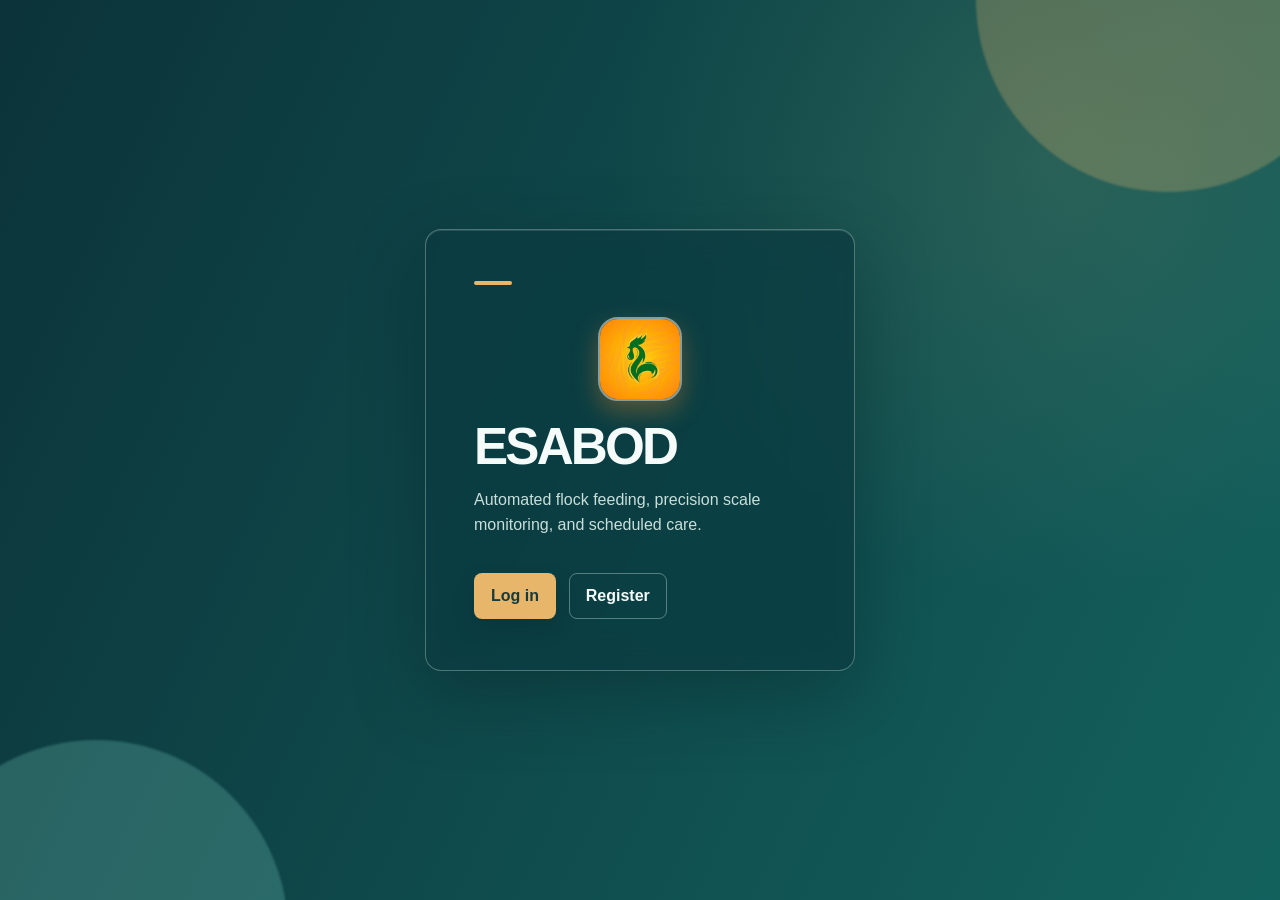
<file: index.html>
<!-- index.html -->
<!doctype html>
<html lang="en">
<head>
  <meta charset="UTF-8" />
  <meta name="viewport" content="width=device-width, initial-scale=1.0" />
  <title>ESABOD</title>
  <link rel="icon" type="image/jpeg" href="LOGO.jpg" />
  <link rel="apple-touch-icon" href="LOGO.jpg" />
  <link rel="stylesheet" href="style.css" />
  <link rel="manifest" href="manifest.webmanifest" />
  <meta name="theme-color" content="#695bd5" />
  <script type="module" src="app.js"></script>
</head>
<body>
  <div class="landing">
    <div class="landing-card">
      <img class="landing-logo-img" src="LOGO.jpg" alt="ESABOD logo" />
      <h1>ESABOD</h1>
      <p class="tagline">Automated flock feeding, precision scale monitoring, and scheduled care.</p>
      <div class="landing-actions">
        <a href="login.html" class="btn btn-primary">Log in</a>
        <a href="register.html" class="btn btn-secondary">Register</a>
      </div>
    </div>
  </div>
</body>
</html>
</file>
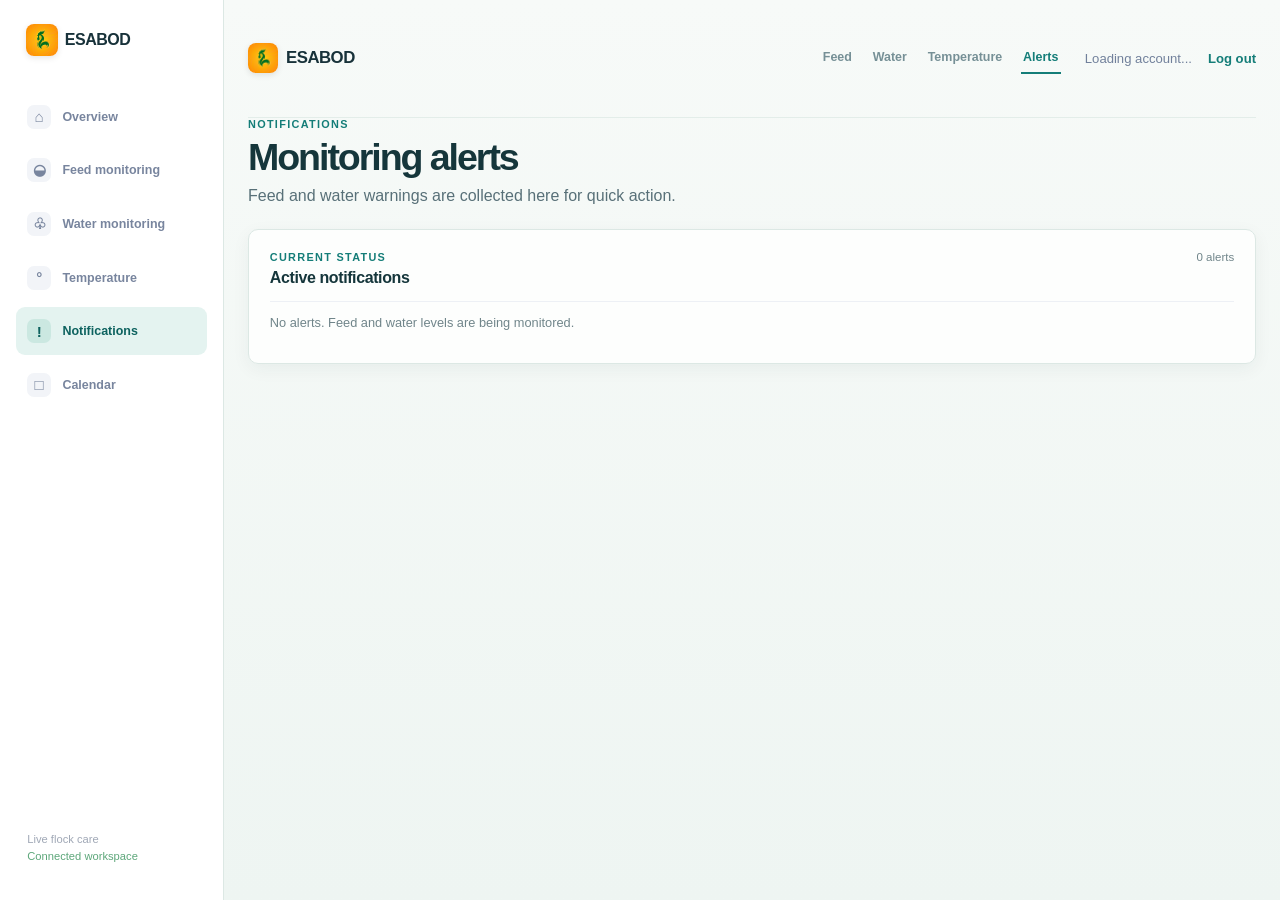
<file: alerts.html>
<!doctype html>
<html lang="en">
<head><meta charset="UTF-8" /><meta name="viewport" content="width=device-width, initial-scale=1.0" /><title>Alerts - ESABOD</title><link rel="icon" type="image/jpeg" href="LOGO.jpg" /><link rel="apple-touch-icon" href="LOGO.jpg" /><link rel="stylesheet" href="style.css" /><link rel="manifest" href="manifest.webmanifest" /><meta name="theme-color" content="#695bd5" /><script type="module" src="app.js"></script></head>
<body class="dashboard-body monitor-page" data-page="alerts">
  <main class="dashboard-shell"><header class="dashboard-header"><a class="brand" href="dashboard.html"><img class="brand-logo-img" src="LOGO.jpg" alt="ESABOD" /> ESABOD</a><nav class="dashboard-nav" aria-label="Monitoring pages"><a href="feed.html">Feed</a><a href="water.html">Water</a><a href="temperature.html">Temperature</a><a class="active" href="alerts.html">Alerts</a></nav><div class="user-area"><span id="userEmail">Loading account...</span><button class="text-button" id="logoutBtn">Log out</button></div></header>
    <section class="dashboard-intro"><div><p class="eyebrow">NOTIFICATIONS</p><h1>Monitoring alerts</h1><p class="dashboard-subtitle">Feed and water warnings are collected here for quick action.</p></div></section>
    <section class="panel alert-panel"><div class="panel-heading"><div><p class="eyebrow">CURRENT STATUS</p><h2>Active notifications</h2></div><span class="alert-count" id="alertCount">0 alerts</span></div><div class="alert-list" id="alertList"><p class="empty-state">No alerts. Feed and water levels are being monitored.</p></div></section>
  </main><div class="toast" id="toast" role="status"></div><script type="module" src="monitor.js"></script>
</body></html>
</file>
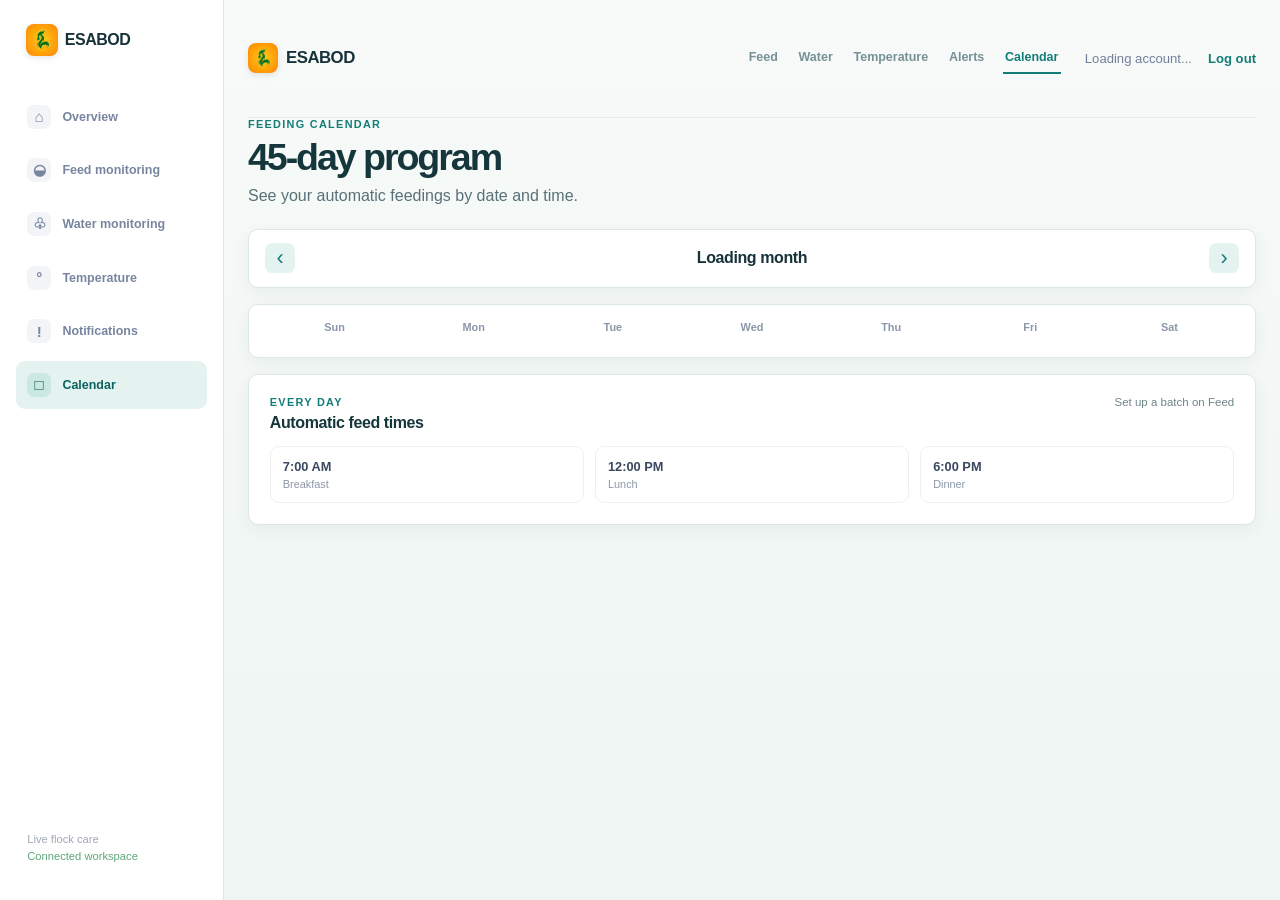
<file: calendar.html>
<!doctype html>
<html lang="en">
<head><meta charset="UTF-8" /><meta name="viewport" content="width=device-width, initial-scale=1.0" /><title>Calendar - ESABOD</title><link rel="icon" type="image/jpeg" href="LOGO.jpg" /><link rel="apple-touch-icon" href="LOGO.jpg" /><link rel="stylesheet" href="style.css" /><link rel="manifest" href="manifest.webmanifest" /><meta name="theme-color" content="#695bd5" /><script type="module" src="app.js"></script></head>
<body class="dashboard-body monitor-page" data-page="calendar">
  <main class="dashboard-shell"><header class="dashboard-header"><a class="brand" href="dashboard.html"><img class="brand-logo-img" src="LOGO.jpg" alt="ESABOD" /> ESABOD</a><nav class="dashboard-nav" aria-label="Monitoring pages"><a href="feed.html">Feed</a><a href="water.html">Water</a><a href="temperature.html">Temperature</a><a href="alerts.html">Alerts</a><a class="active" href="calendar.html">Calendar</a></nav><div class="user-area"><span id="userEmail">Loading account...</span><button class="text-button" id="logoutBtn">Log out</button></div></header>
    <section class="dashboard-intro"><div><p class="eyebrow">FEEDING CALENDAR</p><h1>45-day program</h1><p class="dashboard-subtitle">See your automatic feedings by date and time.</p></div></section>
    <section class="calendar-toolbar panel"><button class="calendar-arrow" id="previousMonth" aria-label="Previous month">‹</button><h2 id="calendarMonth">Loading month</h2><button class="calendar-arrow" id="nextMonth" aria-label="Next month">›</button></section>
    <section class="panel calendar-panel"><div class="calendar-weekdays"><span>Sun</span><span>Mon</span><span>Tue</span><span>Wed</span><span>Thu</span><span>Fri</span><span>Sat</span></div><div class="calendar-grid" id="calendarGrid"></div></section>
    <section class="panel feed-times-panel"><div class="panel-heading"><div><p class="eyebrow">EVERY DAY</p><h2>Automatic feed times</h2></div><span class="plan-total" id="calendarBatch">Set up a batch on Feed</span></div><div class="calendar-feed-times"><span>7:00 AM <small>Breakfast</small></span><span>12:00 PM <small>Lunch</small></span><span>6:00 PM <small>Dinner</small></span></div></section>
  </main><div class="toast" id="toast" role="status"></div><script type="module" src="monitor.js"></script>
</body></html>
</file>
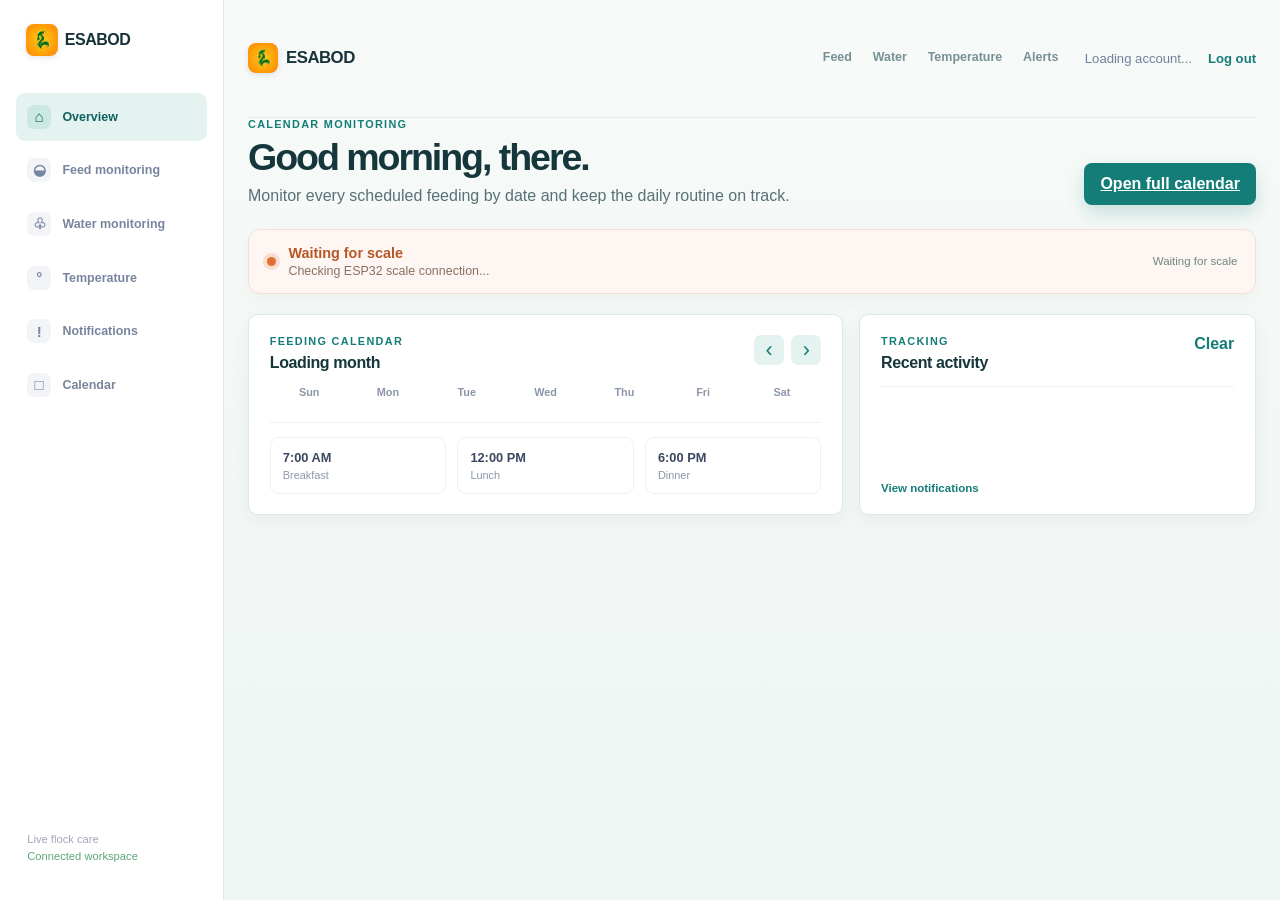
<file: dashboard.html>
<!doctype html>
<html lang="en">
<head>
  <meta charset="UTF-8" />
  <meta name="viewport" content="width=device-width, initial-scale=1.0" />
  <title>Dashboard - ESABOD</title>
  <link rel="icon" type="image/jpeg" href="LOGO.jpg" />
  <link rel="apple-touch-icon" href="LOGO.jpg" />
  <link rel="stylesheet" href="style.css" />
  <link rel="manifest" href="manifest.webmanifest" />
  <meta name="theme-color" content="#147d78" />
  <script type="module" src="app.js"></script>
</head>
<body class="dashboard-body monitor-page" data-page="overview">
  <main class="dashboard-shell">
    <header class="dashboard-header">
      <a class="brand" href="dashboard.html"><img class="brand-logo-img" src="LOGO.jpg" alt="ESABOD" /> ESABOD</a>
      <nav class="dashboard-nav" aria-label="Monitoring pages"><a href="feed.html">Feed</a><a href="water.html">Water</a><a href="temperature.html">Temperature</a><a href="alerts.html">Alerts</a></nav>
      <div class="user-area"><span id="userEmail">Loading account...</span><button class="text-button" id="logoutBtn">Log out</button></div>
    </header>

    <section class="dashboard-intro">
      <div><p class="eyebrow">CALENDAR MONITORING</p><h1>Good morning, <span id="userName">there</span>.</h1><p class="dashboard-subtitle">Monitor every scheduled feeding by date and keep the daily routine on track.</p></div>
      <a class="feed-now" href="calendar.html">Open full calendar</a>
    </section>

    <section class="status-banner offline" id="statusBanner"><span class="status-dot offline"></span><div><strong id="statusTitle">Waiting for scale</strong><p id="statusText">Checking ESP32 scale connection...</p></div><span class="last-sync" id="lastSync">Waiting for scale</span></section>

    <section class="overview-grid calendar-monitoring-grid">
      <div class="panel overview-calendar-panel"><div class="panel-heading"><div><p class="eyebrow">FEEDING CALENDAR</p><h2 id="calendarMonth">Loading month</h2></div><div class="calendar-controls"><button class="calendar-arrow" id="previousMonth" aria-label="Previous month">‹</button><button class="calendar-arrow" id="nextMonth" aria-label="Next month">›</button></div></div><div class="calendar-weekdays"><span>Sun</span><span>Mon</span><span>Tue</span><span>Wed</span><span>Thu</span><span>Fri</span><span>Sat</span></div><div class="calendar-grid" id="calendarGrid"></div><div class="calendar-feed-times"><span>7:00 AM <small>Breakfast</small></span><span>12:00 PM <small>Lunch</small></span><span>6:00 PM <small>Dinner</small></span></div></div>
      <div class="panel overview-activity-panel"><div class="panel-heading"><div><p class="eyebrow">TRACKING</p><h2>Recent activity</h2></div><button class="text-button" id="clearActivityBtn">Clear</button></div><div class="activity-list" id="activityList"></div><a class="activity-link" href="alerts.html">View notifications</a></div>
    </section>
  </main>
  <div class="toast" id="toast" role="status"></div>
  <script type="module" src="monitor.js"></script>
</body>
</html>
</file>
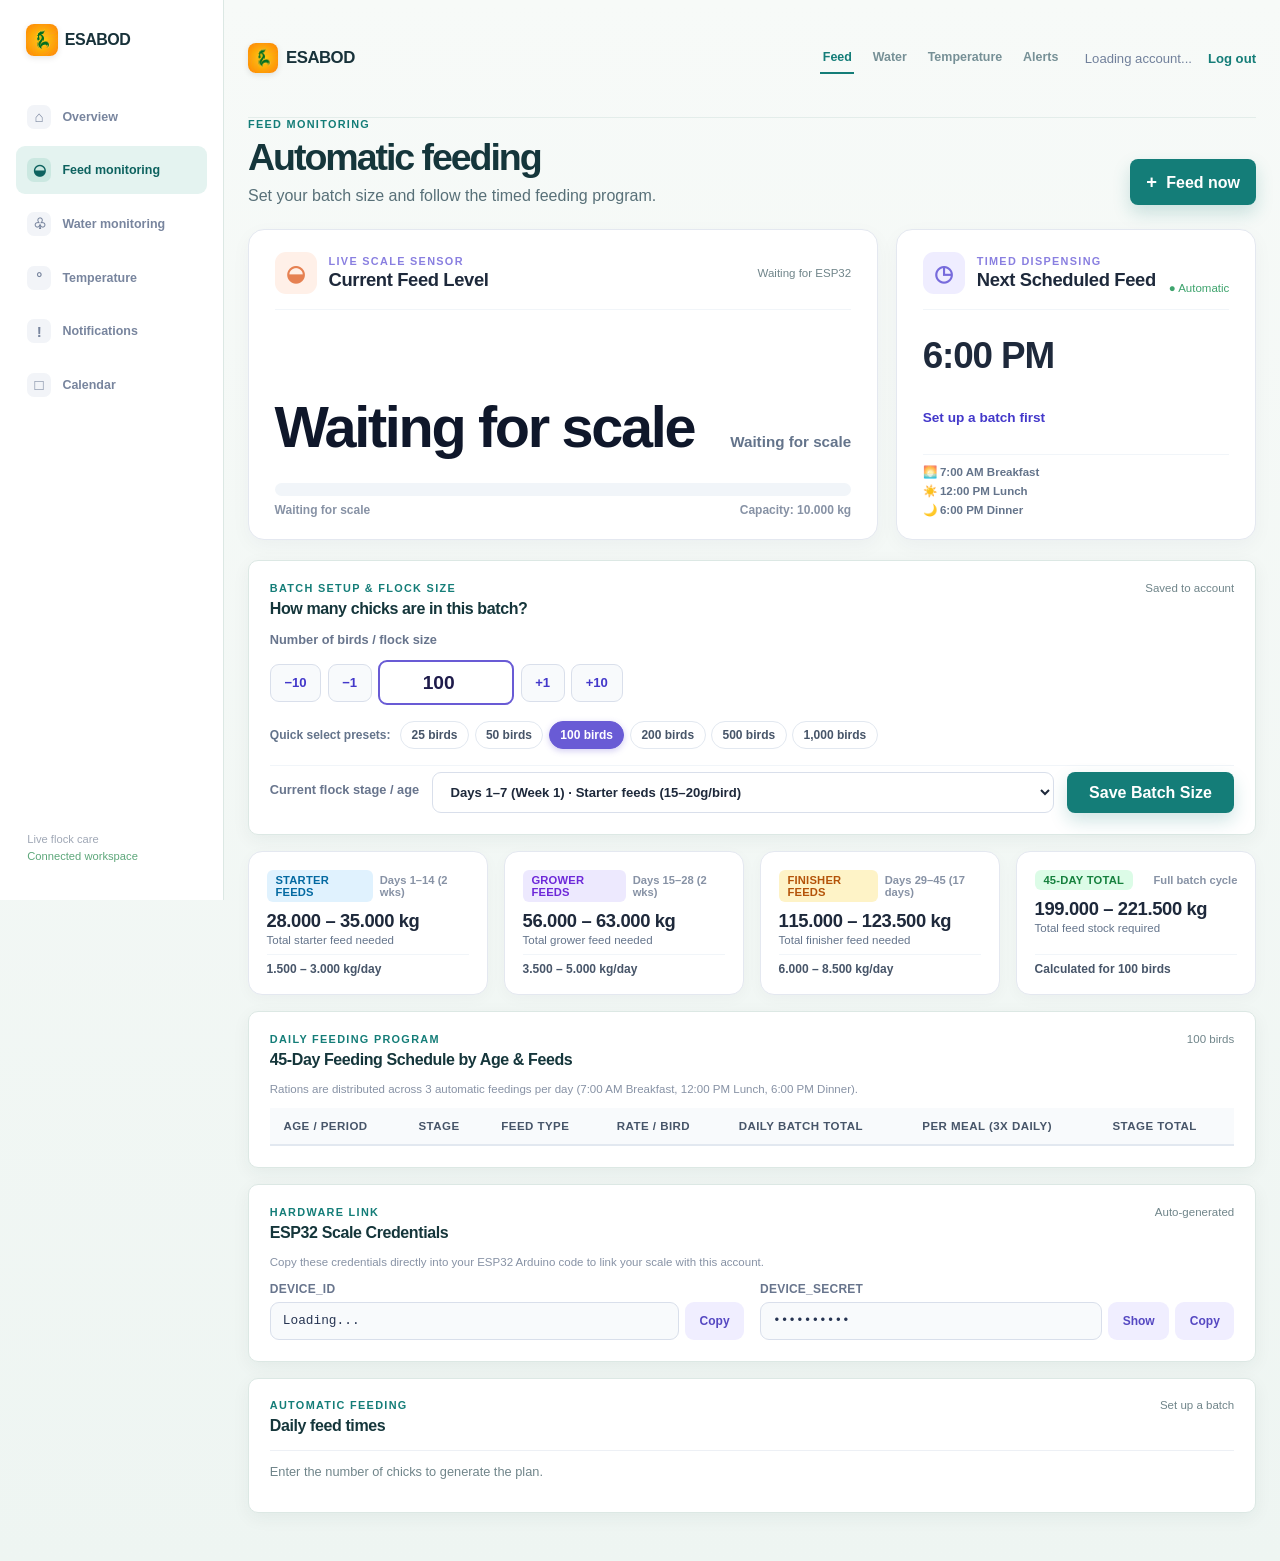
<file: feed.html>
<!doctype html>
<html lang="en">
<head><meta charset="UTF-8" /><meta name="viewport" content="width=device-width, initial-scale=1.0" /><title>Feed Monitoring - ESABOD</title><link rel="icon" type="image/jpeg" href="LOGO.jpg" /><link rel="apple-touch-icon" href="LOGO.jpg" /><link rel="stylesheet" href="style.css" /><link rel="manifest" href="manifest.webmanifest" /><meta name="theme-color" content="#695bd5" /><script type="module" src="app.js"></script></head>
<body class="dashboard-body monitor-page" data-page="feed">
  <main class="dashboard-shell"><header class="dashboard-header"><a class="brand" href="dashboard.html"><img class="brand-logo-img" src="LOGO.jpg" alt="ESABOD" /> ESABOD</a><nav class="dashboard-nav" aria-label="Monitoring pages"><a class="active" href="feed.html">Feed</a><a href="water.html">Water</a><a href="temperature.html">Temperature</a><a href="alerts.html">Alerts</a></nav><div class="user-area"><span id="userEmail">Loading account...</span><button class="text-button" id="logoutBtn">Log out</button></div></header>
    <section class="dashboard-intro"><div><p class="eyebrow">FEED MONITORING</p><h1>Automatic feeding</h1><p class="dashboard-subtitle">Set your batch size and follow the timed feeding program.</p></div><button class="feed-now" id="feedNowBtn"><span>+</span> Feed now</button></section>

    <!-- PRIORITIZED LIVE FEED LEVEL HERO SECTION -->
    <section class="feed-hero-section">
      <article class="feed-hero-card" id="feedLevelCard">
        <div class="feed-hero-top">
          <div class="feed-hero-title-wrap">
            <span class="metric-icon bowl-icon hero-bowl-icon">◒</span>
            <div>
              <span class="feed-hero-eyebrow">LIVE SCALE SENSOR</span>
              <h2 class="feed-hero-title">Current Feed Level</h2>
            </div>
          </div>
          <div class="feed-hero-status-wrap">
            <span class="feed-level-tag" id="feedLevelTag" style="display:none"></span>
            <div class="metric-footer" id="feedStatus">Waiting for ESP32</div>
          </div>
        </div>

        <div class="feed-hero-main">
          <div class="feed-hero-value-wrap">
            <strong id="foodLevel" class="feed-hero-number">Waiting for scale</strong>
            <p id="foodLabel" class="feed-hero-sub">Waiting for scale</p>
          </div>
          <div class="feed-hero-bar-wrap">
            <div class="progress hero-progress"><span id="foodProgress" style="width:0%"></span></div>
            <div class="feed-hero-meta">
              <span id="foodMeasuredAt">Waiting for scale</span>
              <span class="feed-capacity-meta">Capacity: 10.000 kg</span>
            </div>
          </div>
        </div>
      </article>

      <article class="feed-hero-card feed-next-hero-card">
        <div class="feed-hero-top">
          <div class="feed-hero-title-wrap">
            <span class="metric-icon clock-icon hero-bowl-icon">◷</span>
            <div>
              <span class="feed-hero-eyebrow">TIMED DISPENSING</span>
              <h2 class="feed-hero-title">Next Scheduled Feed</h2>
            </div>
          </div>
          <div class="metric-footer online">● Automatic</div>
        </div>

        <div class="feed-hero-main">
          <strong id="nextFeed" class="feed-next-number">6:00 PM</strong>
          <p id="nextFeedAmount" class="feed-next-sub">Set up a batch first</p>
          <div class="feed-next-routine">
            <span>🌅 7:00 AM Breakfast</span>
            <span>☀️ 12:00 PM Lunch</span>
            <span>🌙 6:00 PM Dinner</span>
          </div>
        </div>
      </article>
    </section>

    <section class="batch-panel panel"><div class="panel-heading"><div><p class="eyebrow">BATCH SETUP & FLOCK SIZE</p><h2>How many chicks are in this batch?</h2></div><span class="batch-saved" id="batchSaved">Saved to account</span></div>
      <form class="batch-form" id="batchForm">
        <div class="batch-ux-container">
          <div class="batch-stepper-row">
            <label for="chickCount" class="batch-label">Number of birds / flock size</label>
            <div class="stepper-controls">
              <button type="button" class="stepper-btn" id="sub10Btn" title="Decrease 10">−10</button>
              <button type="button" class="stepper-btn" id="sub1Btn" title="Decrease 1">−1</button>
              <input id="chickCount" type="number" min="1" max="100000" value="100" required />
              <button type="button" class="stepper-btn" id="add1Btn" title="Increase 1">+1</button>
              <button type="button" class="stepper-btn" id="add10Btn" title="Increase 10">+10</button>
            </div>
          </div>
          <div class="batch-presets-row">
            <span class="presets-label">Quick select presets:</span>
            <div class="preset-pills">
              <button type="button" class="preset-pill" data-count="25">25 birds</button>
              <button type="button" class="preset-pill" data-count="50">50 birds</button>
              <button type="button" class="preset-pill active" data-count="100">100 birds</button>
              <button type="button" class="preset-pill" data-count="200">200 birds</button>
              <button type="button" class="preset-pill" data-count="500">500 birds</button>
              <button type="button" class="preset-pill" data-count="1000">1,000 birds</button>
            </div>
          </div>
          <div class="batch-stage-row">
            <label for="batchStageSelect" class="batch-label">Current flock stage / age</label>
            <select id="batchStageSelect" class="batch-stage-select">
              <option value="0" selected>Days 1–7 (Week 1) · Starter feeds (15–20g/bird)</option>
              <option value="1">Days 8–14 (Week 2) · Starter feeds (25–30g/bird)</option>
              <option value="2">Days 15–21 (Week 3) · Grower feeds (35–40g/bird)</option>
              <option value="3">Days 22–28 (Week 4) · Grower feeds (45–50g/bird)</option>
              <option value="4">Days 29–35 (Week 5) · Finisher feeds (60–65g/bird)</option>
              <option value="5">Days 36–42 (Week 6) · Finisher feeds (70–75g/bird)</option>
              <option value="6">Days 43–45 (Final 3 days) · Finisher feeds (80–85g/bird)</option>
            </select>
            <button class="feed-now save-batch-btn" type="submit" id="saveBatchBtn">Save Batch Size</button>
          </div>
        </div>
      </form>
    </section>

    <!-- Feed Requirements Breakdown Summary Cards -->
    <section class="feed-summary-grid">
      <article class="feed-summary-card starter">
        <div class="feed-card-header"><span class="feed-badge starter">Starter Feeds</span><span class="feed-period">Days 1–14 (2 wks)</span></div>
        <div class="feed-card-metric"><strong id="starterTotalKg">28.000 – 35.000 kg</strong><small>Total starter feed needed</small></div>
        <div class="feed-card-footer" id="starterDailyRange">1.500 – 3.000 kg/day</div>
      </article>
      <article class="feed-summary-card grower">
        <div class="feed-card-header"><span class="feed-badge grower">Grower Feeds</span><span class="feed-period">Days 15–28 (2 wks)</span></div>
        <div class="feed-card-metric"><strong id="growerTotalKg">56.000 – 63.000 kg</strong><small>Total grower feed needed</small></div>
        <div class="feed-card-footer" id="growerDailyRange">3.500 – 5.000 kg/day</div>
      </article>
      <article class="feed-summary-card finisher">
        <div class="feed-card-header"><span class="feed-badge finisher">Finisher Feeds</span><span class="feed-period">Days 29–45 (17 days)</span></div>
        <div class="feed-card-metric"><strong id="finisherTotalKg">115.000 – 123.500 kg</strong><small>Total finisher feed needed</small></div>
        <div class="feed-card-footer" id="finisherDailyRange">6.000 – 8.500 kg/day</div>
      </article>
      <article class="feed-summary-card program-total">
        <div class="feed-card-header"><span class="feed-badge total">45-Day Total</span><span class="feed-period">Full batch cycle</span></div>
        <div class="feed-card-metric"><strong id="grandTotalKg">199.000 – 221.500 kg</strong><small>Total feed stock required</small></div>
        <div class="feed-card-footer" id="flockSummaryFooter">Calculated for 100 birds</div>
      </article>
    </section>

    <!-- Detailed 45-Day Feeding Schedule Table -->
    <section class="panel feed-schedule-table-panel">
      <div class="panel-heading">
        <div><p class="eyebrow">DAILY FEEDING PROGRAM</p><h2>45-Day Feeding Schedule by Age & Feeds</h2></div>
        <span class="plan-total" id="scheduleTotalSubtitle">100 birds</span>
      </div>
      <p class="form-help">Rations are distributed across 3 automatic feedings per day (7:00 AM Breakfast, 12:00 PM Lunch, 6:00 PM Dinner).</p>
      <div class="table-responsive">
        <table class="feeding-table">
          <thead>
            <tr>
              <th>Age / Period</th>
              <th>Stage</th>
              <th>Feed Type</th>
              <th>Rate / Bird</th>
              <th>Daily Batch Total</th>
              <th>Per Meal (3x Daily)</th>
              <th>Stage Total</th>
            </tr>
          </thead>
          <tbody id="feedingScheduleBody">
            <!-- Dynamically populated rows -->
          </tbody>
        </table>
      </div>
    </section>

    <section class="panel esp32-device-panel" id="devicePanel">
      <div class="panel-heading"><div><p class="eyebrow">HARDWARE LINK</p><h2>ESP32 Scale Credentials</h2></div><span class="batch-saved" id="deviceStatusBadge">Auto-generated</span></div>
      <p class="form-help">Copy these credentials directly into your ESP32 Arduino code to link your scale with this account.</p>
      <div class="device-keys-grid">
        <div class="key-field">
          <label for="devIdInput">DEVICE_ID</label>
          <div class="key-input-row"><input type="text" id="devIdInput" readonly value="Loading..." /><button type="button" class="copy-key-btn" id="copyDevIdBtn">Copy</button></div>
        </div>
        <div class="key-field">
          <label for="devSecretInput">DEVICE_SECRET</label>
          <div class="key-input-row"><input type="password" id="devSecretInput" readonly value="Loading..." /><button type="button" class="copy-key-btn" id="toggleSecretBtn">Show</button><button type="button" class="copy-key-btn" id="copyDevSecretBtn">Copy</button></div>
        </div>
      </div>
    </section>
    <section class="panel"><div class="panel-heading"><div><p class="eyebrow">AUTOMATIC FEEDING</p><h2>Daily feed times</h2></div><span class="plan-total" id="planTotal">Set up a batch</span></div><div class="schedule-list" id="scheduleList"><p class="empty-state">Enter the number of chicks to generate the plan.</p></div></section>
  </main><div class="toast" id="toast" role="status"></div><script type="module" src="monitor.js"></script>
</body></html>
</file>
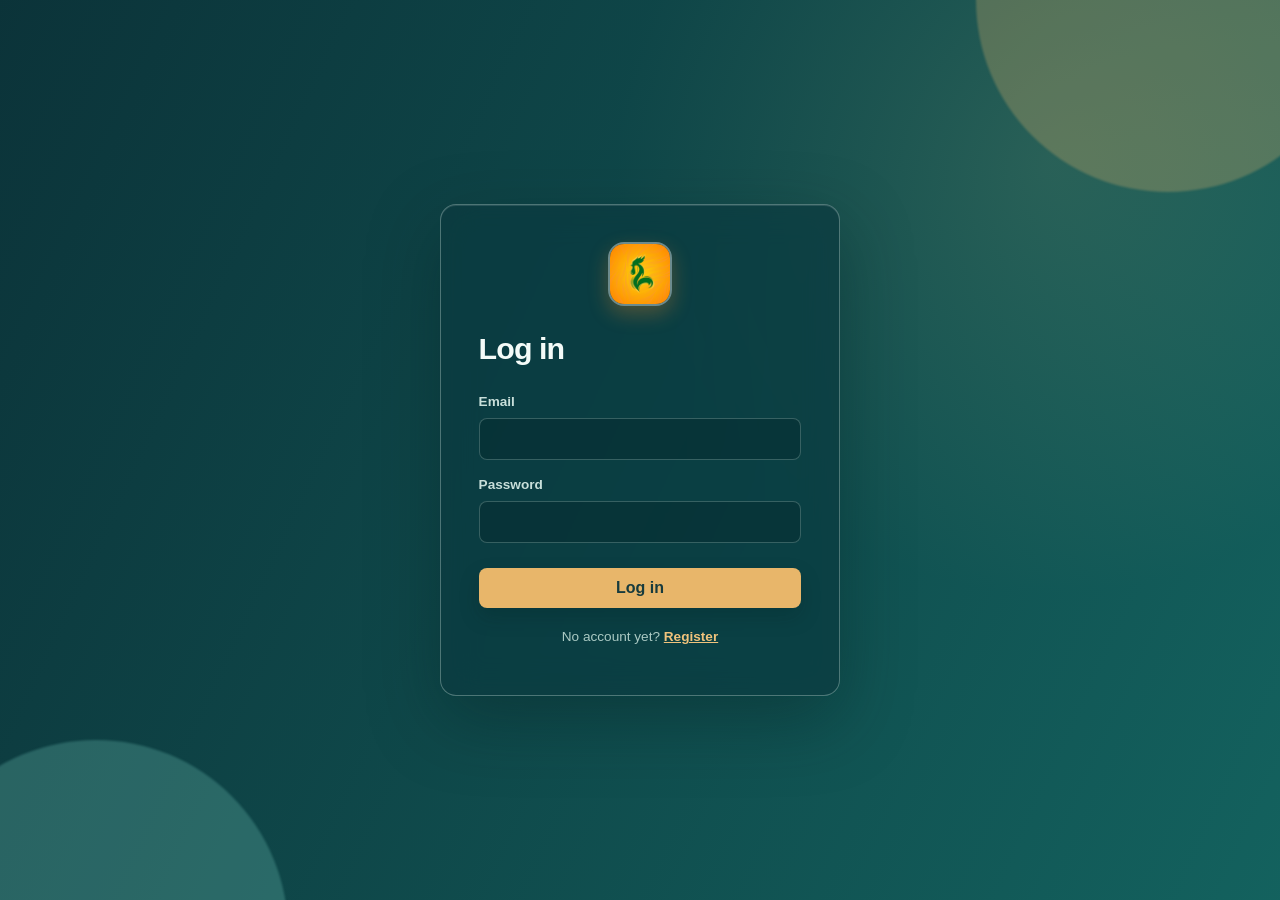
<file: login.html>
<!doctype html>
<html lang="en">
<head>
  <meta charset="UTF-8" />
  <meta name="viewport" content="width=device-width, initial-scale=1.0" />
  <title>Log in - ESABOD</title>
  <link rel="icon" type="image/jpeg" href="LOGO.jpg" />
  <link rel="apple-touch-icon" href="LOGO.jpg" />
  <link rel="stylesheet" href="style.css" />
  <link rel="manifest" href="manifest.webmanifest" />
  <meta name="theme-color" content="#695bd5" />
  <script type="module" src="app.js"></script>
</head>
<body>
  <div class="auth-page">
    <form class="auth-card" id="loginForm">
      <img class="auth-logo-img" src="LOGO.jpg" alt="ESABOD logo" />
      <h1>Log in</h1>
      <label for="email">Email</label>
      <input id="email" type="email" required />
      <label for="password">Password</label>
      <input id="password" type="password" required />
      <p class="error" id="errorMsg"></p>
      <button type="submit" id="submitBtn">Log in</button>
      <p class="switch-link">No account yet? <a href="register.html">Register</a></p>
    </form>
  </div>

  <script type="module" src="login.js"></script>
</body>
</html>
</file>
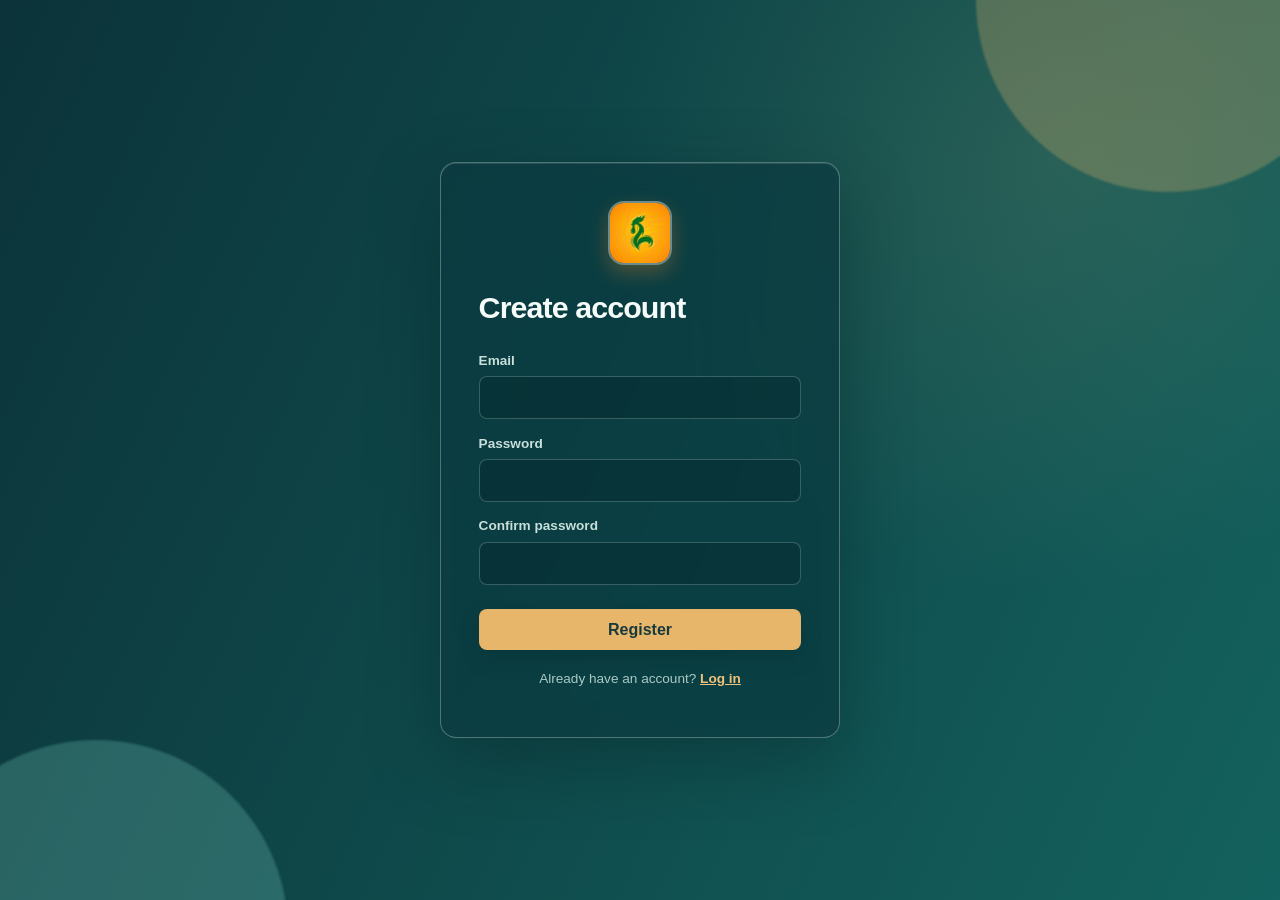
<file: register.html>
<!doctype html>
<html lang="en">
<head>
  <meta charset="UTF-8" />
  <meta name="viewport" content="width=device-width, initial-scale=1.0" />
  <title>Register - ESABOD</title>
  <link rel="icon" type="image/jpeg" href="LOGO.jpg" />
  <link rel="apple-touch-icon" href="LOGO.jpg" />
  <link rel="stylesheet" href="style.css" />
  <link rel="manifest" href="manifest.webmanifest" />
  <meta name="theme-color" content="#695bd5" />
  <script type="module" src="app.js"></script>
</head>
<body>
  <div class="auth-page">
    <form class="auth-card" id="registerForm">
      <img class="auth-logo-img" src="LOGO.jpg" alt="ESABOD logo" />
      <h1>Create account</h1>
      <label for="email">Email</label>
      <input id="email" type="email" required />
      <label for="password">Password</label>
      <input id="password" type="password" required />
      <label for="confirmPassword">Confirm password</label>
      <input id="confirmPassword" type="password" required />
      <p class="error" id="errorMsg"></p>
      <button type="submit" id="submitBtn">Register</button>
      <p class="switch-link">Already have an account? <a href="login.html">Log in</a></p>
    </form>
  </div>

  <script type="module" src="register.js"></script>
</body>
</html>
</file>
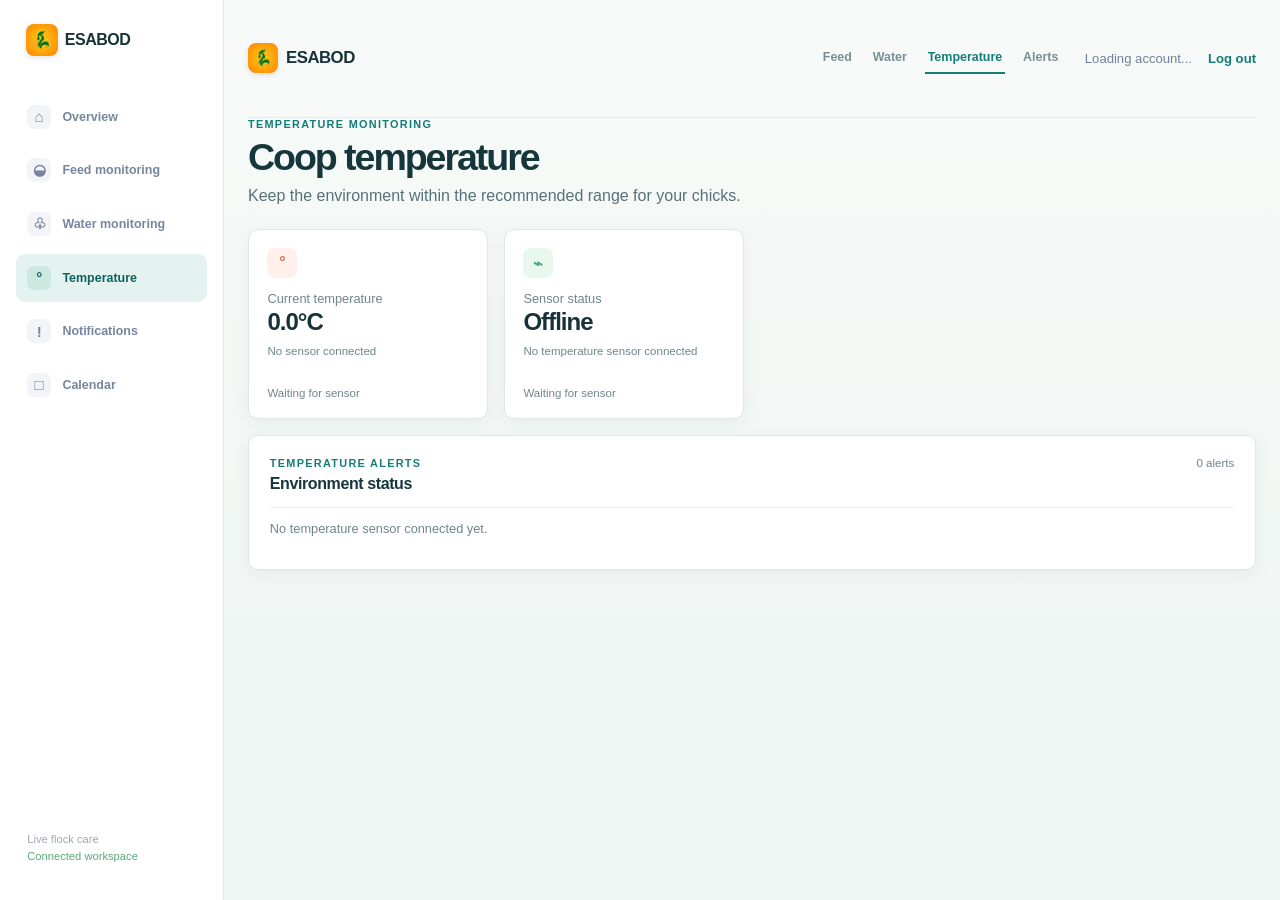
<file: temperature.html>
<!doctype html>
<html lang="en">
<head><meta charset="UTF-8" /><meta name="viewport" content="width=device-width, initial-scale=1.0" /><title>Temperature Monitoring - ESABOD</title><link rel="icon" type="image/jpeg" href="LOGO.jpg" /><link rel="apple-touch-icon" href="LOGO.jpg" /><link rel="stylesheet" href="style.css" /><link rel="manifest" href="manifest.webmanifest" /><meta name="theme-color" content="#695bd5" /><script type="module" src="app.js"></script></head>
<body class="dashboard-body monitor-page" data-page="temperature">
  <main class="dashboard-shell"><header class="dashboard-header"><a class="brand" href="dashboard.html"><img class="brand-logo-img" src="LOGO.jpg" alt="ESABOD" /> ESABOD</a><nav class="dashboard-nav" aria-label="Monitoring pages"><a href="feed.html">Feed</a><a href="water.html">Water</a><a class="active" href="temperature.html">Temperature</a><a href="alerts.html">Alerts</a></nav><div class="user-area"><span id="userEmail">Loading account...</span><button class="text-button" id="logoutBtn">Log out</button></div></header>
    <section class="dashboard-intro"><div><p class="eyebrow">TEMPERATURE MONITORING</p><h1>Coop temperature</h1><p class="dashboard-subtitle">Keep the environment within the recommended range for your chicks.</p></div></section>
    <section class="monitoring-grid"><article class="metric-card"><div class="metric-icon temp-icon">°</div><p>Current temperature</p><strong id="temperatureLevel">0.0°C</strong><small id="temperatureLabel">No sensor connected</small><div class="metric-footer" id="temperatureStatus">Waiting for sensor</div></article><article class="metric-card"><div class="metric-icon wifi-icon">⌁</div><p>Sensor status</p><strong>Offline</strong><small>No temperature sensor connected</small><div class="metric-footer">Waiting for sensor</div></article></section>
    <section class="panel"><div class="panel-heading"><div><p class="eyebrow">TEMPERATURE ALERTS</p><h2>Environment status</h2></div><span class="alert-count">0 alerts</span></div><div class="alert-list"><p class="empty-state">No temperature sensor connected yet.</p></div></section>
  </main><div class="toast" id="toast" role="status"></div><script type="module" src="monitor.js"></script>
</body></html>
</file>
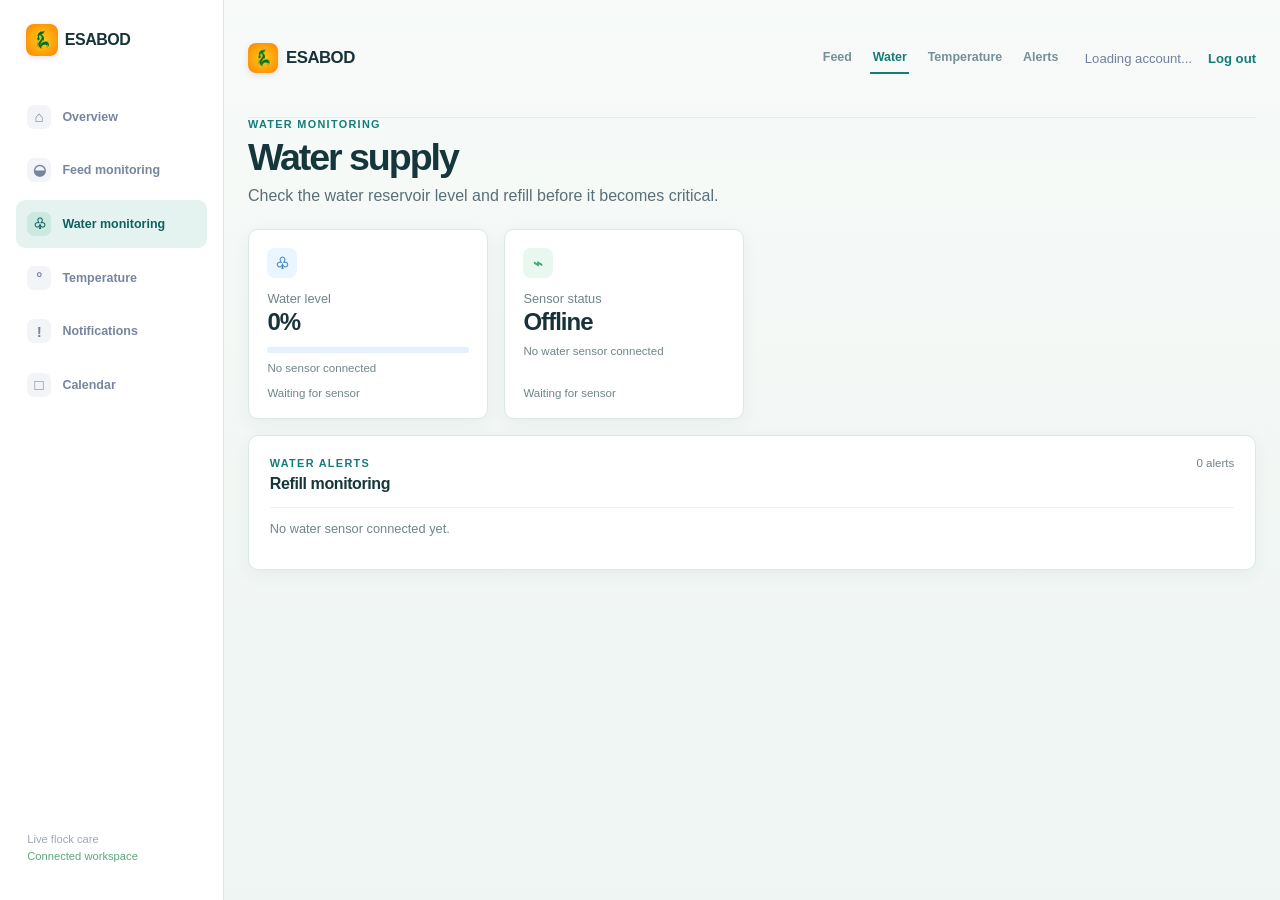
<file: water.html>
<!doctype html>
<html lang="en">
<head><meta charset="UTF-8" /><meta name="viewport" content="width=device-width, initial-scale=1.0" /><title>Water Monitoring - ESABOD</title><link rel="icon" type="image/jpeg" href="LOGO.jpg" /><link rel="apple-touch-icon" href="LOGO.jpg" /><link rel="stylesheet" href="style.css" /><link rel="manifest" href="manifest.webmanifest" /><meta name="theme-color" content="#695bd5" /><script type="module" src="app.js"></script></head>
<body class="dashboard-body monitor-page" data-page="water">
  <main class="dashboard-shell"><header class="dashboard-header"><a class="brand" href="dashboard.html"><img class="brand-logo-img" src="LOGO.jpg" alt="ESABOD" /> ESABOD</a><nav class="dashboard-nav" aria-label="Monitoring pages"><a href="feed.html">Feed</a><a class="active" href="water.html">Water</a><a href="temperature.html">Temperature</a><a href="alerts.html">Alerts</a></nav><div class="user-area"><span id="userEmail">Loading account...</span><button class="text-button" id="logoutBtn">Log out</button></div></header>
    <section class="dashboard-intro"><div><p class="eyebrow">WATER MONITORING</p><h1>Water supply</h1><p class="dashboard-subtitle">Check the water reservoir level and refill before it becomes critical.</p></div></section>
    <section class="monitoring-grid"><article class="metric-card"><div class="metric-icon water-icon">♧</div><p>Water level</p><strong id="waterLevel">0%</strong><div class="progress blue"><span id="waterProgress" style="width:0%"></span></div><small id="waterLabel">No sensor connected</small><div class="metric-footer" id="waterStatus">Waiting for sensor</div></article><article class="metric-card"><div class="metric-icon wifi-icon">⌁</div><p>Sensor status</p><strong id="sensorStatusTitle">Offline</strong><small id="sensorStatusSub">No water sensor connected</small><div class="metric-footer" id="sensorStatusFooter">Waiting for sensor</div></article></section>
    <section class="panel"><div class="panel-heading"><div><p class="eyebrow">WATER ALERTS</p><h2>Refill monitoring</h2></div><span class="alert-count" id="alertCount">0 alerts</span></div><div class="alert-list" id="alertList"><p class="empty-state">No water sensor connected yet.</p></div></section>
  </main><div class="toast" id="toast" role="status"></div><script type="module" src="monitor.js"></script>
</body></html>
</file>
<file: style.css>
/* style.css */
:root {
  --glass: rgba(255, 255, 255, 0.16);
  --glass-border: rgba(255, 255, 255, 0.34);
  --text: #f8fbff;
  --muted: rgba(239, 246, 255, 0.78);
}

* { box-sizing: border-box; }

body {
  min-height: 100vh;
  margin: 0;
  overflow: hidden;
  font-family: system-ui, -apple-system, "Segoe UI", Roboto, sans-serif;
  color: var(--text);
  background:
    radial-gradient(circle at 12% 18%, rgba(82, 211, 255, 0.72), transparent 31rem),
    radial-gradient(circle at 86% 80%, rgba(190, 106, 255, 0.7), transparent 28rem),
    linear-gradient(135deg, #172355 0%, #293b86 47%, #45296e 100%);
}

body::before,
body::after {
  position: fixed;
  z-index: -1;
  width: 19rem;
  height: 19rem;
  content: "";
  border-radius: 50%;
  filter: blur(4px);
  opacity: 0.7;
}

body::before { top: -7rem; right: 8%; background: rgba(109, 238, 224, 0.44); }
body::after { bottom: -9rem; left: 6%; background: rgba(133, 82, 255, 0.54); }

.landing {
  display: flex;
  justify-content: center;
  align-items: center;
  min-height: 100vh;
  padding: 1rem;
}

.landing-card {
  background: var(--glass);
  padding: 2.5rem 2rem;
  border: 1px solid var(--glass-border);
  border-radius: 22px;
  box-shadow: 0 24px 60px rgba(9, 15, 49, 0.32), inset 0 1px rgba(255, 255, 255, 0.2);
  backdrop-filter: blur(20px) saturate(145%);
  -webkit-backdrop-filter: blur(20px) saturate(145%);
  width: 100%;
  max-width: 360px;
  text-align: center;
}

.landing-card h1 { margin: 0 0 0.5rem; font-size: 1.75rem; letter-spacing: -0.04em; }
.tagline { color: var(--muted); font-size: 0.95rem; line-height: 1.55; margin: 0 0 1.75rem; }

.landing-actions { display: flex; flex-direction: column; gap: 0.75rem; }

.btn {
  display: block;
  padding: 0.7rem;
  border: 1px solid transparent;
  border-radius: 12px;
  font-size: 1rem;
  text-decoration: none;
  cursor: pointer;
  text-align: center;
  transition: transform 160ms ease, background 160ms ease, box-shadow 160ms ease;
}

.btn:hover { transform: translateY(-2px); }
.btn-primary { background: linear-gradient(135deg, #ad8cff, #705ae4); box-shadow: 0 10px 22px rgba(55, 31, 146, 0.32); color: white; }
.btn-secondary { background: rgba(255, 255, 255, 0.12); color: var(--text); border-color: rgba(255, 255, 255, 0.4); }
.btn-secondary:hover { background: rgba(255, 255, 255, 0.21); }

.auth-page {
  display: flex;
  justify-content: center;
  align-items: center;
  min-height: 100vh;
  padding: 1rem;
}

.auth-card {
  background: var(--glass);
  padding: 2rem;
  border: 1px solid var(--glass-border);
  border-radius: 22px;
  box-shadow: 0 24px 60px rgba(9, 15, 49, 0.32), inset 0 1px rgba(255, 255, 255, 0.2);
  backdrop-filter: blur(20px) saturate(145%);
  -webkit-backdrop-filter: blur(20px) saturate(145%);
  width: 100%;
  max-width: 360px;
  display: flex;
  flex-direction: column;
  gap: 0.5rem;
}

.auth-card h1 { margin: 0 0 0.5rem; font-size: 1.55rem; letter-spacing: -0.03em; }
.auth-card label { color: var(--muted); font-size: 0.85rem; margin-top: 0.5rem; }

.auth-card input {
  padding: 0.7rem 0.75rem;
  border: 1px solid rgba(255, 255, 255, 0.25);
  border-radius: 10px;
  background: rgba(10, 22, 67, 0.18);
  color: var(--text);
  font-size: 1rem;
  transition: border-color 160ms ease, background 160ms ease, box-shadow 160ms ease;
}

.auth-card input::placeholder { color: rgba(255, 255, 255, 0.55); }
.auth-card input:focus { outline: none; border-color: rgba(202, 185, 255, 0.95); background: rgba(10, 22, 67, 0.3); box-shadow: 0 0 0 3px rgba(181, 157, 255, 0.2); }

.auth-card button {
  margin-top: 1rem;
  padding: 0.7rem;
  border: 1px solid rgba(255, 255, 255, 0.14);
  border-radius: 12px;
  background: linear-gradient(135deg, #ad8cff, #705ae4);
  box-shadow: 0 10px 22px rgba(55, 31, 146, 0.32);
  color: white;
  font-size: 1rem;
  cursor: pointer;
  transition: transform 160ms ease, box-shadow 160ms ease;
}

.auth-card button:hover:not(:disabled) { transform: translateY(-2px); box-shadow: 0 13px 26px rgba(55, 31, 146, 0.42); }
.auth-card button:disabled { opacity: 0.6; cursor: default; }

.error { color: #ffd0da; font-size: 0.85rem; margin: 0.25rem 0 0; display: none; }
.switch-link { color: var(--muted); font-size: 0.85rem; text-align: center; margin-top: 0.75rem; }
.switch-link a { color: #e5dcff; font-weight: 650; }

@media (max-width: 420px) {
  .landing-card, .auth-card { padding: 1.75rem 1.4rem; border-radius: 18px; }
}

/* Dashboard */
.dashboard-body { overflow: auto; background: #f5f7fb; color: #16213a; }
.dashboard-body::before, .dashboard-body::after { display: none; }
.dashboard-shell { width: min(1180px, calc(100% - 2rem)); margin: 0 auto; padding: 1.4rem 0 3rem; }
.dashboard-header { display: flex; align-items: center; justify-content: space-between; padding-bottom: 2.25rem; }
.brand { display: flex; align-items: center; gap: .5rem; color: #202c48; font-size: 1.05rem; font-weight: 780; text-decoration: none; letter-spacing: -.03em; }.brand-mark { color: #7466e8; font-size: 1.45rem; vertical-align: -.08em; }
.brand-logo-img { width: 30px; height: 30px; border-radius: 8px; object-fit: cover; vertical-align: middle; box-shadow: 0 2px 6px rgba(0,0,0,0.1); }
.sidebar-logo-img { width: 32px; height: 32px; border-radius: 8px; object-fit: cover; vertical-align: middle; box-shadow: 0 2px 6px rgba(0,0,0,0.1); }
.landing-logo-img { width: 84px; height: 84px; border-radius: 20px; object-fit: cover; margin: 0 auto 1.25rem; display: block; box-shadow: 0 10px 25px rgba(234, 136, 40, 0.35); border: 2px solid rgba(255,255,255,0.5); }
.auth-logo-img { width: 64px; height: 64px; border-radius: 16px; object-fit: cover; margin: 0 auto 1rem; display: block; box-shadow: 0 8px 20px rgba(234, 136, 40, 0.3); border: 2px solid rgba(255,255,255,0.4); }
.user-area { display: flex; align-items: center; gap: 1rem; color: #71809b; font-size: .82rem; }.text-button { padding: 0; border: 0; background: none; color: #655bd1; font: inherit; font-weight: 700; cursor: pointer; }.text-button:hover { color: #4236b7; }
.dashboard-nav { display: flex; gap: 1rem; margin-left: auto; margin-right: 1.5rem; }.dashboard-nav a { color: #78859e; font-size: .78rem; font-weight: 700; text-decoration: none; }.dashboard-nav a:hover, .dashboard-nav a.active { color: #655bd1; }
.has-sidebar { display: grid; grid-template-columns: 224px minmax(0, 1fr); min-height: 100vh; }.has-sidebar .app-sidebar { display: flex; position: sticky; top: 0; height: 100vh; flex-direction: column; padding: 1.5rem 1rem; border-right: 1px solid #e4e8f0; background: #fff; }.sidebar-brand { display: flex; align-items: center; gap: .45rem; margin: 0 .6rem 2.3rem; color: #202c48; font-size: 1rem; font-weight: 800; letter-spacing: -.03em; text-decoration: none; }.sidebar-brand .brand-mark { color: #7466e8; font-size: 1.35rem; }.sidebar-nav { display: grid; gap: .35rem; }.sidebar-nav a { display: flex; align-items: center; gap: .7rem; padding: .75rem .7rem; border-radius: 9px; color: #78859e; font-size: .78rem; font-weight: 700; text-decoration: none; }.sidebar-nav a:hover { color: #655bd1; background: #f8f7ff; }.sidebar-nav a.active { color: #5548c2; background: #f0eeff; }.sidebar-icon { display: grid; width: 24px; height: 24px; place-items: center; border-radius: 7px; background: #f2f4f8; font-size: .95rem; }.sidebar-nav a.active .sidebar-icon { background: #ddd9ff; }.sidebar-footer { margin-top: auto; padding: .7rem; color: #a0a8b6; font-size: .7rem; line-height: 1.5; }.sidebar-footer span { color: #5da77a; }.has-sidebar .dashboard-shell { width: min(1180px, calc(100% - 3rem)); margin: 0 auto; }
.dashboard-intro { display: flex; justify-content: space-between; align-items: end; gap: 1rem; margin-bottom: 1.5rem; }.eyebrow { margin: 0 0 .38rem; color: #897fe0; font-size: .68rem; font-weight: 800; letter-spacing: .12em; }.dashboard-intro h1 { margin: 0; font-size: clamp(1.7rem, 4vw, 2.35rem); letter-spacing: -.055em; }.dashboard-subtitle { margin: .5rem 0 0; color: #78859e; }.feed-now { padding: .76rem 1rem; border: 0; border-radius: 10px; color: white; background: #695bd5; box-shadow: 0 8px 18px #695bd542; font: inherit; font-weight: 700; cursor: pointer; white-space: nowrap; }.feed-now:hover { background: #584bc2; }.feed-now span { font-size: 1.15rem; margin-right: .3rem; }
.status-banner { display: flex; align-items: center; gap: .8rem; margin-bottom: 1.25rem; padding: .9rem 1.1rem; border: 1px solid #dce9e2; border-radius: 12px; background: #f3fbf6; }.status-banner strong { font-size: .9rem; }.status-banner p { margin: .13rem 0 0; color: #6a7b76; font-size: .78rem; }.status-dot { width: 9px; height: 9px; border-radius: 50%; background: #47b875; box-shadow: 0 0 0 4px #47b8751a; }.last-sync { margin-left: auto; color: #84908b; font-size: .72rem; }
.status-banner.offline { border-color: #f2ded4; background: #fdf6f2; }.status-banner.offline strong { color: #b65727; }.status-banner.offline p { color: #8a7164; }.status-dot.offline { background: #df6f35; box-shadow: 0 0 0 4px rgba(223, 111, 53, .18); }
.monitoring-grid { display: grid; grid-template-columns: repeat(4, 1fr); gap: 1rem; margin-bottom: 1rem; }.metric-card, .panel { border: 1px solid #e4e8f0; border-radius: 14px; background: #fff; box-shadow: 0 4px 15px #14214a08; }.metric-card { min-height: 190px; padding: 1.15rem; display: flex; flex-direction: column; }.metric-icon { width: 30px; height: 30px; display: grid; place-items: center; border-radius: 8px; font-weight: 800; }.bowl-icon { color: #e68152; background: #fff0e8; }.water-icon { color: #468ac6; background: #eaf5ff; }.clock-icon { color: #776bdc; background: #efedff; }.temp-icon { color: #d16d5d; background: #fff0ec; }.wifi-icon { color: #43a872; background: #e9f8ef; }.metric-card p { margin: .8rem 0 .15rem; color: #79859c; font-size: .8rem; }.metric-card strong { font-size: 1.5rem; letter-spacing: -.04em; }.metric-card small { margin-top: .55rem; color: #8792a5; font-size: .72rem; }.progress { height: 6px; margin-top: .65rem; overflow: hidden; border-radius: 20px; background: #fae9df; }.progress span { display: block; height: 100%; border-radius: inherit; background: #e7875b; transition: width .3s; }.progress.blue { background: #e4f1fc; }.progress.blue span { background: #5c9fd8; }.metric-footer { margin-top: auto; color: #8d96a8; font-size: .72rem; }.metric-footer.online { color: #3fa46e; }
/* Prioritized Feed Hero Section */
.feed-hero-section { display: grid; grid-template-columns: 1.75fr 1fr; gap: 1.15rem; margin-bottom: 1.25rem; }
.feed-hero-card { padding: 1.4rem 1.6rem; border: 1px solid #e4e8f0; border-radius: 16px; background: #fff; box-shadow: 0 6px 20px rgba(20, 33, 74, 0.04); display: flex; flex-direction: column; justify-content: space-between; transition: all .25s ease; }
.feed-hero-top { display: flex; align-items: center; justify-content: space-between; flex-wrap: wrap; gap: .75rem; padding-bottom: .9rem; border-bottom: 1px solid #f1f5f9; }
.feed-hero-title-wrap { display: flex; align-items: center; gap: .75rem; }
.hero-bowl-icon { width: 42px; height: 42px; font-size: 1.4rem; border-radius: 11px; }
.feed-hero-eyebrow { display: block; color: #897fe0; font-size: .68rem; font-weight: 800; letter-spacing: .12em; }
.feed-hero-title { margin: .15rem 0 0; font-size: 1.15rem; font-weight: 800; color: #1e293b; letter-spacing: -.02em; }
.feed-hero-status-wrap { display: flex; align-items: center; gap: .75rem; flex-wrap: wrap; }
.feed-hero-main { display: flex; flex-direction: column; gap: 1rem; padding-top: 1rem; }
.feed-hero-value-wrap { display: flex; align-items: baseline; justify-content: space-between; flex-wrap: wrap; gap: .5rem; }
.feed-hero-number { font-size: clamp(2.4rem, 5.5vw, 3.6rem); font-weight: 850; letter-spacing: -.04em; color: #0f172a; line-height: 1; }
.feed-hero-sub { margin: 0; font-size: .95rem; font-weight: 750; color: #64748b; }
.feed-hero-bar-wrap { display: flex; flex-direction: column; gap: .45rem; }
.hero-progress { height: 13px; border-radius: 20px; background: #f1f5f9; overflow: hidden; }
.hero-progress span { display: block; height: 100%; border-radius: inherit; background: #695bd5; transition: width .4s ease; }
.feed-hero-meta { display: flex; align-items: center; justify-content: space-between; color: #8792a5; font-size: .75rem; font-weight: 600; }
.feed-next-hero-card { padding: 1.4rem 1.6rem; border-radius: 16px; display: flex; flex-direction: column; justify-content: space-between; box-shadow: 0 6px 20px rgba(20, 33, 74, 0.04); }
.feed-next-number { font-size: clamp(1.8rem, 4vw, 2.3rem); font-weight: 850; letter-spacing: -.03em; color: #1e293b; margin: .6rem 0 .2rem; }
.feed-next-sub { font-size: .85rem; color: #4338ca; font-weight: 750; margin-bottom: .8rem; }
.feed-next-routine { display: flex; flex-direction: column; gap: .3rem; padding-top: .65rem; border-top: 1px solid #f1f5f9; font-size: .72rem; color: #64748b; font-weight: 600; }

/* Feed level colour states */
.feed-level-critical strong, .feed-hero-card.feed-level-critical .feed-hero-number { color: #c0392b; }
.feed-level-critical .progress, .feed-hero-card.feed-level-critical .hero-progress { background: #fde8e8; }
.feed-level-critical .progress span, .feed-hero-card.feed-level-critical .hero-progress span { background: #e74c3c; }
.feed-level-critical .bowl-icon, .feed-hero-card.feed-level-critical .hero-bowl-icon { color: #c0392b; background: #fde8e8; }
.feed-level-critical .feed-level-tag, .feed-hero-card.feed-level-critical .feed-level-tag { display: inline-block; padding: .3rem .75rem; border-radius: 20px; background: #fde8e8; color: #c0392b; font-size: .75rem; font-weight: 800; border: 1px solid #fca5a5; }

.feed-level-low strong, .feed-hero-card.feed-level-low .feed-hero-number { color: #d35400; }
.feed-level-low .progress, .feed-hero-card.feed-level-low .hero-progress { background: #fef0e5; }
.feed-level-low .progress span, .feed-hero-card.feed-level-low .hero-progress span { background: #e67e22; }
.feed-level-low .bowl-icon, .feed-hero-card.feed-level-low .hero-bowl-icon { color: #d35400; background: #fef0e5; }
.feed-level-low .feed-level-tag, .feed-hero-card.feed-level-low .feed-level-tag { display: inline-block; padding: .3rem .75rem; border-radius: 20px; background: #fef0e5; color: #d35400; font-size: .75rem; font-weight: 800; border: 1px solid #fdba74; }

.feed-level-medium strong, .feed-hero-card.feed-level-medium .feed-hero-number { color: #b8860b; }
.feed-level-medium .progress, .feed-hero-card.feed-level-medium .hero-progress { background: #fef9e0; }
.feed-level-medium .progress span, .feed-hero-card.feed-level-medium .hero-progress span { background: #f1c40f; }
.feed-level-medium .bowl-icon, .feed-hero-card.feed-level-medium .hero-bowl-icon { color: #b8860b; background: #fef9e0; }
.feed-level-medium .feed-level-tag, .feed-hero-card.feed-level-medium .feed-level-tag { display: inline-block; padding: .3rem .75rem; border-radius: 20px; background: #fef9e0; color: #9a7000; font-size: .75rem; font-weight: 800; border: 1px solid #fde047; }

.feed-level-good strong, .feed-hero-card.feed-level-good .feed-hero-number { color: #1e8449; }
.feed-level-good .progress, .feed-hero-card.feed-level-good .hero-progress { background: #e9f7ef; }
.feed-level-good .progress span, .feed-hero-card.feed-level-good .hero-progress span { background: #2ecc71; }
.feed-level-good .bowl-icon, .feed-hero-card.feed-level-good .hero-bowl-icon { color: #1e8449; background: #e9f7ef; }
.feed-level-good .feed-level-tag, .feed-hero-card.feed-level-good .feed-level-tag { display: inline-block; padding: .3rem .75rem; border-radius: 20px; background: #e9f7ef; color: #1e8449; font-size: .75rem; font-weight: 800; border: 1px solid #86efac; }

@media (max-width: 820px) { .feed-hero-section { grid-template-columns: 1fr; } }
.alert-panel { margin-bottom: 1rem; }.alert-count { color: #8792a5; font-size: .72rem; }.alert-list { border-top: 1px solid #edf0f5; }.alert-item { display: flex; align-items: center; gap: .7rem; padding: .75rem .1rem; border-bottom: 1px solid #edf0f5; }.alert-item strong, .alert-item small { display: block; }.alert-item strong { font-size: .8rem; }.alert-item small { margin-top: .15rem; color: #8b96a8; font-size: .7rem; }.alert-icon { display: grid; width: 24px; height: 24px; place-items: center; border-radius: 50%; color: #b36a1f; background: #fff2d9; font-weight: 800; }.alert-item.water .alert-icon { color: #3277b0; background: #e6f3ff; }
.page-links-panel { margin-top: 1rem; }.page-links { display: grid; grid-template-columns: repeat(2, 1fr); gap: .75rem; }.page-links a { display: flex; flex-direction: column; gap: .3rem; padding: 1rem; border: 1px solid #edf0f5; border-radius: 10px; color: #263452; text-decoration: none; }.page-links a:hover { border-color: #bdb5f2; background: #faf9ff; }.page-links small { color: #8792a5; font-size: .72rem; }
.dashboard-grid { display: grid; grid-template-columns: 1.15fr .85fr; gap: 1rem; }.panel { padding: 1.3rem; }.panel-heading { display: flex; align-items: start; justify-content: space-between; margin-bottom: .9rem; }.panel h2 { margin: 0; font-size: 1rem; letter-spacing: -.025em; }.schedule-list, .activity-list { border-top: 1px solid #edf0f5; }.schedule-item { display: flex; align-items: center; gap: 1rem; padding: .9rem .1rem; border-bottom: 1px solid #edf0f5; }.time { width: 4.6rem; color: #3b4861; font-size: .8rem; font-weight: 750; }.schedule-detail { display: flex; flex: 1; flex-direction: column; gap: .15rem; font-size: .8rem; }.schedule-detail small, .activity-item small { color: #8b96a8; font-size: .7rem; }.done-badge, .upcoming-badge { padding: .27rem .47rem; border-radius: 20px; font-size: .65rem; font-weight: 700; }.done-badge { color: #429c66; background: #eaf7ef; }.upcoming-badge { color: #7663c8; background: #f0edff; }.activity-item { display: flex; gap: .75rem; padding: .94rem 0; border-bottom: 1px solid #edf0f5; }.activity-item strong { display: block; margin-bottom: .13rem; font-size: .79rem; }.activity-dot { width: 9px; height: 9px; flex: 0 0 auto; margin-top: .25rem; border-radius: 50%; }.activity-dot.feed { background: #e9875f; }.activity-dot.water { background: #58a1dc; }.activity-dot.system { background: #57b580; }.empty-state { color: #8b96a8; font-size: .8rem; }
.batch-panel { margin-bottom: 1rem; }.batch-saved, .plan-total { color: #8792a5; font-size: .72rem; }.batch-form label { display: block; margin-bottom: .45rem; color: #68758d; font-size: .8rem; font-weight: 700; }.batch-controls { display: flex; gap: .7rem; }.batch-controls input { width: 10rem; padding: .7rem .75rem; border: 1px solid #d9dfeb; border-radius: 9px; color: #263452; font: inherit; font-weight: 700; }.batch-controls input:focus { outline: 0; border-color: #695bd5; box-shadow: 0 0 0 3px #695bd51c; }.form-help { margin: .55rem 0 0; color: #8792a5; font-size: .72rem; }
.batch-ux-container { display: flex; flex-direction: column; gap: 1rem; margin-top: .6rem; }
.batch-label { display: block; margin-bottom: .35rem; color: #515f7a; font-size: .8rem; font-weight: 750; }
.batch-stepper-row { display: flex; flex-direction: column; gap: .35rem; }
.stepper-controls { display: flex; align-items: center; gap: .4rem; flex-wrap: wrap; }
.stepper-btn { padding: .65rem .85rem; border: 1px solid #d9dfeb; border-radius: 9px; background: #f8fafc; color: #4338ca; font: inherit; font-size: .82rem; font-weight: 800; cursor: pointer; transition: all .15s; }
.stepper-btn:hover { background: #eef2ff; border-color: #c7d2fe; color: #3730a3; }
.stepper-controls input { width: 8.5rem; text-align: center; font-size: 1.2rem; font-weight: 800; padding: .6rem .5rem; border: 2px solid #695bd5; border-radius: 9px; color: #1e1b4b; background: #fff; }
.stepper-controls input:focus { outline: none; box-shadow: 0 0 0 3px rgba(105, 91, 213, 0.2); }
.batch-presets-row { display: flex; align-items: center; gap: .6rem; flex-wrap: wrap; }
.presets-label { color: #64748b; font-size: .75rem; font-weight: 700; }
.preset-pills { display: flex; gap: .35rem; flex-wrap: wrap; }
.preset-pill { padding: .35rem .65rem; border: 1px solid #e2e8f0; border-radius: 20px; background: #ffffff; color: #475569; font: inherit; font-size: .75rem; font-weight: 700; cursor: pointer; transition: all .15s; }
.preset-pill:hover { background: #f1f5f9; border-color: #cbd5e1; }
.preset-pill.active { background: #695bd5; color: #ffffff; border-color: #695bd5; box-shadow: 0 2px 6px rgba(105, 91, 213, 0.3); }
.batch-stage-row { display: flex; align-items: center; gap: .8rem; flex-wrap: wrap; padding-top: .4rem; border-top: 1px solid #f1f5f9; }
.batch-stage-select { flex: 1; min-width: 260px; padding: .7rem .85rem; border: 1px solid #d9dfeb; border-radius: 9px; background: #ffffff; color: #1e293b; font: inherit; font-size: .82rem; font-weight: 600; cursor: pointer; }
.batch-stage-select:focus { outline: none; border-color: #695bd5; }
.save-batch-btn { padding: .72rem 1.4rem; white-space: nowrap; }

/* Feed Requirement Summary Cards */
.feed-summary-grid { display: grid; grid-template-columns: repeat(4, 1fr); gap: 1rem; margin-bottom: 1rem; }
.feed-summary-card { padding: 1.1rem; border: 1px solid #e4e8f0; border-radius: 14px; background: #fff; box-shadow: 0 4px 15px rgba(20, 33, 74, 0.03); display: flex; flex-direction: column; gap: .5rem; }
.feed-card-header { display: flex; align-items: center; justify-content: space-between; gap: .4rem; }
.feed-period { color: #8792a5; font-size: .7rem; font-weight: 600; }
.feed-badge { padding: .25rem .55rem; border-radius: 6px; font-size: .7rem; font-weight: 800; letter-spacing: .02em; text-transform: uppercase; }
.feed-badge.starter { background: #e0f2fe; color: #0369a1; }
.feed-badge.grower { background: #ede9fe; color: #6d28d9; }
.feed-badge.finisher { background: #fef3c7; color: #b45309; }
.feed-badge.total { background: #dcfce7; color: #15803d; }
.feed-card-metric strong { display: block; font-size: 1.15rem; font-weight: 800; letter-spacing: -.02em; color: #1e293b; }
.feed-card-metric small { display: block; color: #64748b; font-size: .72rem; margin-top: .15rem; }
.feed-card-footer { margin-top: auto; padding-top: .45rem; border-top: 1px solid #f1f5f9; color: #475569; font-size: .75rem; font-weight: 700; }

/* Schedule Table */
.feed-schedule-table-panel { margin-bottom: 1rem; }
.table-responsive { width: 100%; overflow-x: auto; margin-top: .8rem; }
.feeding-table { width: 100%; border-collapse: collapse; text-align: left; font-size: .8rem; }
.feeding-table th { padding: .75rem .85rem; background: #f8fafc; color: #475569; font-weight: 800; font-size: .72rem; letter-spacing: .04em; text-transform: uppercase; border-bottom: 2px solid #e2e8f0; white-space: nowrap; }
.feeding-table td { padding: .85rem .85rem; border-bottom: 1px solid #f1f5f9; color: #334155; vertical-align: middle; white-space: nowrap; }
.feeding-table tbody tr:hover { background: #faf5ff; cursor: pointer; }
.feeding-table tbody tr.active-stage-row { background: #f5f3ff; border-left: 4px solid #695bd5; font-weight: 700; }
.feeding-table tbody tr.active-stage-row td { color: #4338ca; }
.active-tag { display: inline-block; padding: .15rem .45rem; border-radius: 4px; background: #695bd5; color: #fff; font-size: .65rem; font-weight: 800; margin-left: .4rem; vertical-align: middle; }
.esp32-device-panel { margin-bottom: 1rem; }.device-keys-grid { display: grid; grid-template-columns: repeat(2, 1fr); gap: 1rem; margin-top: .9rem; }.key-field label { display: block; margin-bottom: .35rem; color: #68758d; font-size: .75rem; font-weight: 750; letter-spacing: .02em; }.key-input-row { display: flex; gap: .4rem; }.key-input-row input { flex: 1; min-width: 0; padding: .65rem .75rem; border: 1px solid #d9dfeb; border-radius: 9px; color: #263452; font-family: monospace; font-size: .8rem; background: #f8fafc; }.copy-key-btn { padding: .65rem .9rem; border: 0; border-radius: 9px; color: #5548c2; background: #f0eeff; font: inherit; font-size: .75rem; font-weight: 700; cursor: pointer; white-space: nowrap; transition: background .15s; }.copy-key-btn:hover { background: #e2defe; color: #4336b5; }
.calendar-toolbar { display: flex; align-items: center; justify-content: space-between; margin-bottom: 1rem; padding: .85rem 1rem; }.calendar-toolbar h2 { margin: 0; font-size: 1rem; }.calendar-arrow { width: 30px; height: 30px; border: 0; border-radius: 7px; color: #655bd1; background: #f0eeff; font-size: 1.35rem; cursor: pointer; }.calendar-panel { padding: 1rem; }.calendar-weekdays, .calendar-grid { display: grid; grid-template-columns: repeat(7, 1fr); }.calendar-weekdays { padding-bottom: .5rem; color: #8b96a8; font-size: .68rem; font-weight: 800; text-align: center; }.calendar-day { min-height: 86px; padding: .55rem; border: 1px solid #edf0f5; color: #3b4861; font-size: .78rem; }.calendar-day strong { display: block; }.calendar-day small { display: block; margin-top: .45rem; color: #897fe0; font-size: .58rem; line-height: 1.4; }.calendar-day.today { border-color: #695bd5; background: #f5f3ff; }.calendar-day.today strong { color: #5548c2; }.calendar-day.empty { background: #fafbfc; }.feed-times-panel { margin-top: 1rem; }.calendar-feed-times { display: flex; gap: .7rem; }.calendar-feed-times span { flex: 1; padding: .75rem; border: 1px solid #edf0f5; border-radius: 9px; color: #3b4861; font-size: .8rem; font-weight: 750; }.calendar-feed-times small { display: block; margin-top: .25rem; color: #8b96a8; font-size: .68rem; font-weight: 400; }
.toast { position: fixed; z-index: 2; bottom: 1.5rem; left: 50%; padding: .75rem 1rem; border-radius: 9px; background: #263452; color: white; font-size: .82rem; opacity: 0; pointer-events: none; transform: translate(-50%, 1rem); transition: .2s; }.toast.show { opacity: 1; transform: translate(-50%, 0); }
@media (max-width: 760px) { .has-sidebar { display: block; }.has-sidebar .app-sidebar { position: sticky; z-index: 3; top: 0; width: 100%; height: auto; padding: .75rem 1rem; border-right: 0; border-bottom: 1px solid #e4e8f0; }.sidebar-brand { margin: 0 0 .65rem; }.sidebar-nav { display: flex; gap: .25rem; overflow-x: auto; }.sidebar-nav a { flex: 0 0 auto; padding: .55rem .6rem; }.sidebar-nav a span:last-child { display: none; }.sidebar-footer { display: none; }.has-sidebar .dashboard-shell { width: min(100% - 1.25rem, 600px); }.dashboard-header { padding-bottom: 1.5rem; }.dashboard-nav { display: none; }.user-area span { display: none; }.monitoring-grid { grid-template-columns: repeat(2, 1fr); }.dashboard-grid { grid-template-columns: 1fr; }.last-sync { display: none; } }
@media (max-width: 440px) { .dashboard-intro { align-items: start; flex-direction: column; }.feed-now { width: 100%; }.metric-card { min-height: 175px; }.metric-grid { gap: .65rem; }.metric-card, .panel { padding: .95rem; } }
@media (max-width: 440px) { .page-links { grid-template-columns: 1fr; } }
@media (max-width: 440px) { .calendar-day { min-height: 66px; padding: .35rem; }.calendar-day small { font-size: .5rem; }.calendar-feed-times { flex-direction: column; } }
@media (max-width: 440px) { .batch-controls { align-items: stretch; flex-direction: column; }.batch-controls input { width: 100%; }.batch-controls .feed-now { width: 100%; } }

/* Unified visual theme */
:root {
  --ink: #18323a;
  --ink-soft: #587078;
  --teal: #147d78;
  --teal-dark: #0d625f;
  --teal-pale: #e4f3f0;
  --paper: #f7faf8;
  --line: #dce8e4;
  --coral: #dc775d;
}

body {
  font-family: "Avenir Next", "Segoe UI", sans-serif;
  color: var(--ink);
  background: #0f353b;
}

body:not(.dashboard-body) {
  color: #f4fbf8;
  background:
    linear-gradient(115deg, rgba(11, 51, 57, .94), rgba(20, 105, 100, .86)),
    radial-gradient(circle at 82% 18%, #e6b66d 0, transparent 27rem),
    #0f353b;
}

body:not(.dashboard-body)::before,
body:not(.dashboard-body)::after {
  width: 24rem;
  height: 24rem;
  filter: blur(1px);
  opacity: .28;
}

body:not(.dashboard-body)::before { top: -12rem; right: -5rem; background: #e7b86e; }
body:not(.dashboard-body)::after { bottom: -14rem; left: -6rem; background: #74c9bc; }

.landing-card,
.auth-card {
  border: 1px solid rgba(232, 247, 242, .3);
  border-radius: 16px;
  background: rgba(13, 58, 63, .72);
  box-shadow: 0 24px 70px rgba(5, 31, 35, .38), inset 0 1px rgba(255, 255, 255, .12);
  backdrop-filter: blur(18px) saturate(120%);
}

.landing-card { max-width: 430px; padding: 3.2rem 3rem; text-align: left; }
.landing-card::before { display: block; width: 38px; height: 4px; margin-bottom: 2rem; border-radius: 4px; background: #e8b66a; content: ""; }
.landing-card h1 { font-size: clamp(2.1rem, 7vw, 3.2rem); letter-spacing: -.055em; line-height: 1; }
.tagline { max-width: 28rem; margin: 1rem 0 2.2rem; color: #c8dfda; font-size: 1rem; }
.landing-actions { flex-direction: row; gap: .8rem; }
.btn { padding: .82rem 1rem; border-radius: 8px; font-weight: 700; }
.btn-primary { background: #e8b66a; box-shadow: 0 9px 20px rgba(3, 31, 32, .22); color: #173b3d; }
.btn-primary:hover { background: #f0c37c; }
.btn-secondary { border-color: rgba(232, 247, 242, .35); background: transparent; color: #f4fbf8; }
.btn-secondary:hover { background: rgba(232, 247, 242, .1); }

.auth-card { max-width: 400px; padding: 2.35rem; gap: .55rem; }
.auth-card h1 { margin-bottom: .7rem; color: #f4fbf8; font-size: 1.9rem; }
.auth-card label { color: #c8dfda; font-weight: 650; }
.auth-card input { border-color: rgba(217, 239, 233, .23); border-radius: 8px; background: rgba(2, 32, 36, .3); }
.auth-card input:focus { border-color: #e8b66a; background: rgba(2, 32, 36, .44); box-shadow: 0 0 0 3px rgba(232, 182, 106, .18); }
.auth-card input::placeholder { color: rgba(217, 239, 233, .5); }
.auth-card button { border: 0; border-radius: 8px; background: #e8b66a; box-shadow: 0 9px 20px rgba(3, 31, 32, .22); color: #173b3d; font-weight: 750; }
.auth-card button:hover:not(:disabled) { background: #f0c37c; box-shadow: 0 12px 24px rgba(3, 31, 32, .28); }
.switch-link { color: #abcac4; }
.switch-link a { color: #f0c37c; }
.error { color: #ffb6a6; }

.dashboard-body { background: var(--paper); color: var(--ink); }
.dashboard-body { background: linear-gradient(180deg, #f7faf8 0%, #eef5f2 100%); }
.dashboard-shell { padding-top: 1.7rem; }
.dashboard-header { padding: 1rem 0 2.7rem; border-bottom: 1px solid rgba(220, 232, 228, .7); }
.brand, .sidebar-brand { color: var(--ink); }
.brand-mark, .sidebar-brand .brand-mark { color: var(--teal); }
.dashboard-nav a { padding: .45rem .15rem; border-bottom: 2px solid transparent; color: #769096; transition: color 160ms ease, border-color 160ms ease; }
.dashboard-nav a:hover, .dashboard-nav a.active { border-bottom-color: var(--teal); }
.dashboard-nav a:hover, .dashboard-nav a.active, .text-button { color: var(--teal); }
.text-button:hover { color: var(--teal-dark); }
.dashboard-intro h1 { font-weight: 750; }
.eyebrow { color: var(--teal); }
.dashboard-subtitle { color: var(--ink-soft); }
.feed-now { border-radius: 8px; background: var(--teal); box-shadow: 0 8px 18px rgba(20, 125, 120, .2); transition: transform 160ms ease, background 160ms ease, box-shadow 160ms ease; }
.feed-now:hover { transform: translateY(-2px); box-shadow: 0 12px 22px rgba(20, 125, 120, .24); }
.feed-now:hover { background: var(--teal-dark); }
.status-banner { border-color: #cce6dd; background: rgba(239, 249, 245, .9); box-shadow: 0 5px 18px rgba(24, 50, 58, .035); }
.status-banner p, .last-sync { color: #6e8882; }
.metric-card, .panel { border-color: var(--line); border-radius: 10px; box-shadow: 0 5px 18px rgba(24, 50, 58, .055); }
.metric-card, .page-links a, .calendar-day, .calendar-feed-times span { transition: transform 160ms ease, border-color 160ms ease, box-shadow 160ms ease; }
.metric-card:hover { transform: translateY(-3px); border-color: #bfded6; box-shadow: 0 10px 24px rgba(24, 50, 58, .09); }
.metric-card p, .metric-card small, .metric-footer, .alert-count, .batch-saved, .plan-total, .empty-state { color: #70858a; }
.page-links a:hover { transform: translateY(-2px); border-color: #a7d6cc; background: #f2faf7; box-shadow: 0 7px 15px rgba(24, 50, 58, .06); }
.page-links a { border-color: #e0ebe7; color: var(--ink); }
.sidebar-nav a:hover { color: var(--teal); background: #eff8f5; }
.sidebar-nav a.active { color: var(--teal-dark); background: var(--teal-pale); }
.sidebar-nav a.active .sidebar-icon { background: #cbe8e1; }
.has-sidebar .app-sidebar { border-right-color: var(--line); }
.calendar-arrow { color: var(--teal); background: var(--teal-pale); }
.calendar-day.today { border-color: var(--teal); background: #eff9f5; }
.calendar-day.today strong, .calendar-day small { color: var(--teal-dark); }
.batch-controls input:focus { border-color: var(--teal); box-shadow: 0 0 0 3px rgba(20, 125, 120, .14); }
.toast { background: var(--ink); }

.dashboard-body button:focus-visible,
.dashboard-body a:focus-visible,
.dashboard-body input:focus-visible { outline: 3px solid rgba(20, 125, 120, .28); outline-offset: 3px; }

.dashboard-body .panel-heading h2,
.dashboard-body .dashboard-intro h1 { color: #15363b; }

.dashboard-body .alert-panel,
.dashboard-body .page-links-panel { background: rgba(255, 255, 255, .82); }

.overview-tracking { grid-template-columns: repeat(3, 1fr); margin-top: .25rem; }
.overview-grid { display: grid; grid-template-columns: 1.2fr .8fr; gap: 1rem; margin-top: 1rem; }
.calendar-monitoring-grid { margin-top: 0; }
.overview-calendar-panel, .overview-activity-panel { min-width: 0; }
.calendar-controls { display: flex; gap: .45rem; }
.panel-link, .activity-link { color: var(--teal); font-size: .72rem; font-weight: 750; text-decoration: none; }
.panel-link:hover, .activity-link:hover { color: var(--teal-dark); text-decoration: underline; }
.overview-calendar-panel .calendar-grid { margin-bottom: 1rem; }
.overview-calendar-panel .calendar-day { min-height: 65px; }
.overview-calendar-panel .calendar-feed-times { border-top: 1px solid #edf0f5; padding-top: .85rem; }
.overview-activity-panel { display: flex; flex-direction: column; }
.overview-activity-panel .activity-list { flex: 1; }
.activity-link { display: inline-block; margin-top: 1rem; }
.progress span.level-0 { width: 0%; }
.progress span.level-20 { width: 20%; }
.progress span.level-64 { width: 64%; }
.progress span.level-78 { width: 78%; }
.progress span.level-100 { width: 100%; }
@media (max-width: 760px) { .overview-grid { grid-template-columns: 1fr; } }
@media (max-width: 520px) { .overview-tracking { grid-template-columns: 1fr; } .overview-calendar-panel .calendar-day { min-height: 56px; } }

@media (max-width: 520px) {
  .dashboard-header { padding-top: .55rem; }
  .landing-card { padding: 2.5rem 1.7rem; }
  .landing-actions { flex-direction: column; }
}
</file>
